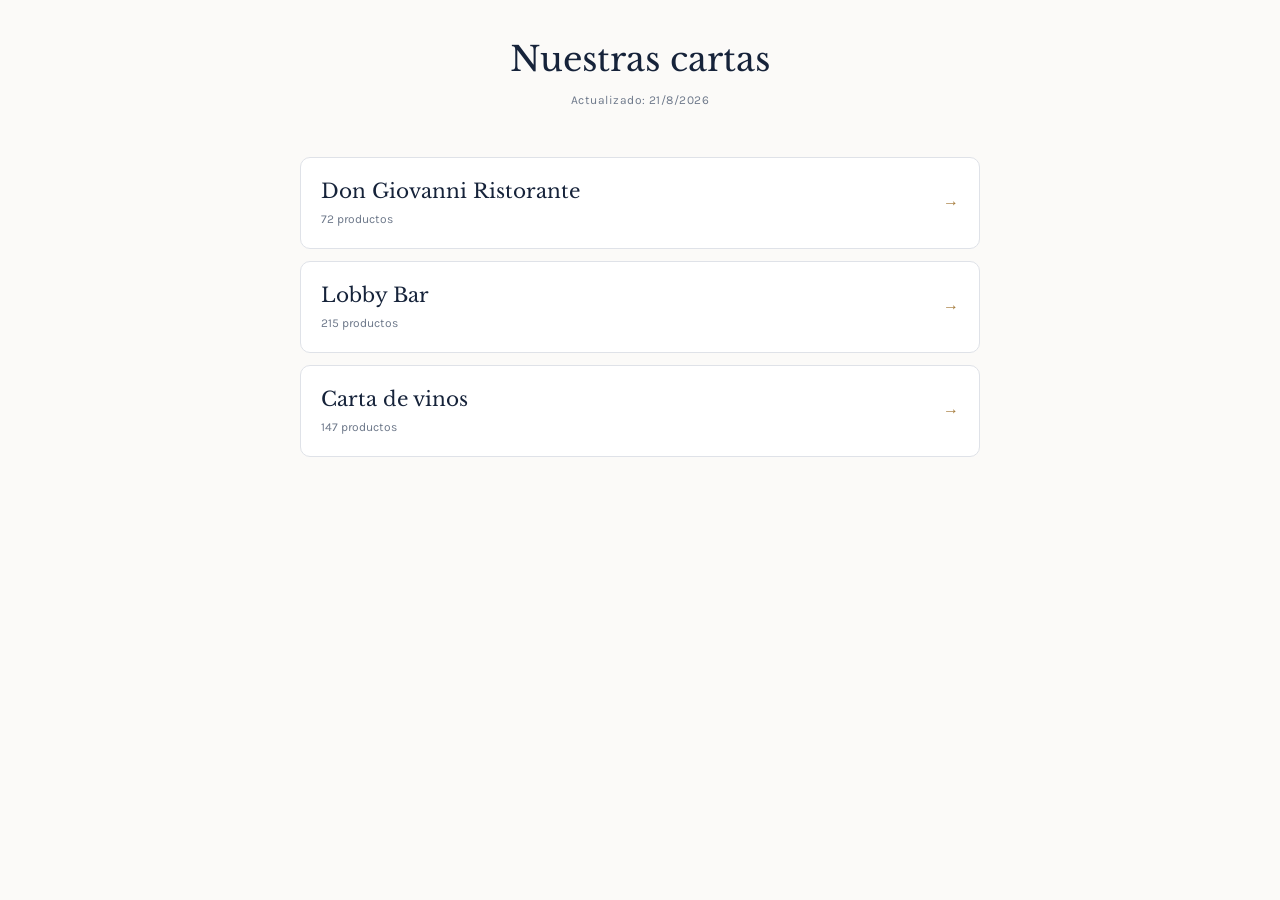
<file: index.html>
<!doctype html>
<html lang="es">
<head>
<meta charset="utf-8">
<meta name="viewport" content="width=device-width, initial-scale=1">
<title>Cartas</title>
<link rel="preconnect" href="https://fonts.googleapis.com">
<link rel="preconnect" href="https://fonts.gstatic.com" crossorigin>
<link href="https://fonts.googleapis.com/css2?family=Karla:wght@400;700&family=Libre+Baskerville:wght@400;700&display=swap" rel="stylesheet">
<link rel="stylesheet" href="assets/css/menu.css">
</head>
<body data-tema="lb">
<div class="wrap">
  <header class="hero">
    <h1 class="hero__title">Nuestras cartas</h1>
    <p class="hero__meta" id="meta"></p>
  </header>
  <nav class="cards" id="cards"></nav>
</div>
<script>
fetch('data/index.json?v=' + Date.now())
  .then(function (r) { return r.json(); })
  .then(function (d) {
    document.getElementById('cards').innerHTML = d.cartas.map(function (c) {
      return '<a class="card" href="carta/' + c.id + '/">' +
        '<span><span class="card__name">' + c.nombre + '</span><br>' +
        '<span class="card__meta">' + c.items + ' productos</span></span>' +
        '<span class="card__arrow">&rarr;</span></a>';
    }).join('');
    document.getElementById('meta').textContent =
      'Actualizado: ' + new Date(d.actualizado).toLocaleDateString('es-AR');
  })
  .catch(function () {
    document.getElementById('cards').innerHTML = '<p class="empty">No pudimos cargar las cartas.</p>';
  });
</script>
</body>
</html>
</file>
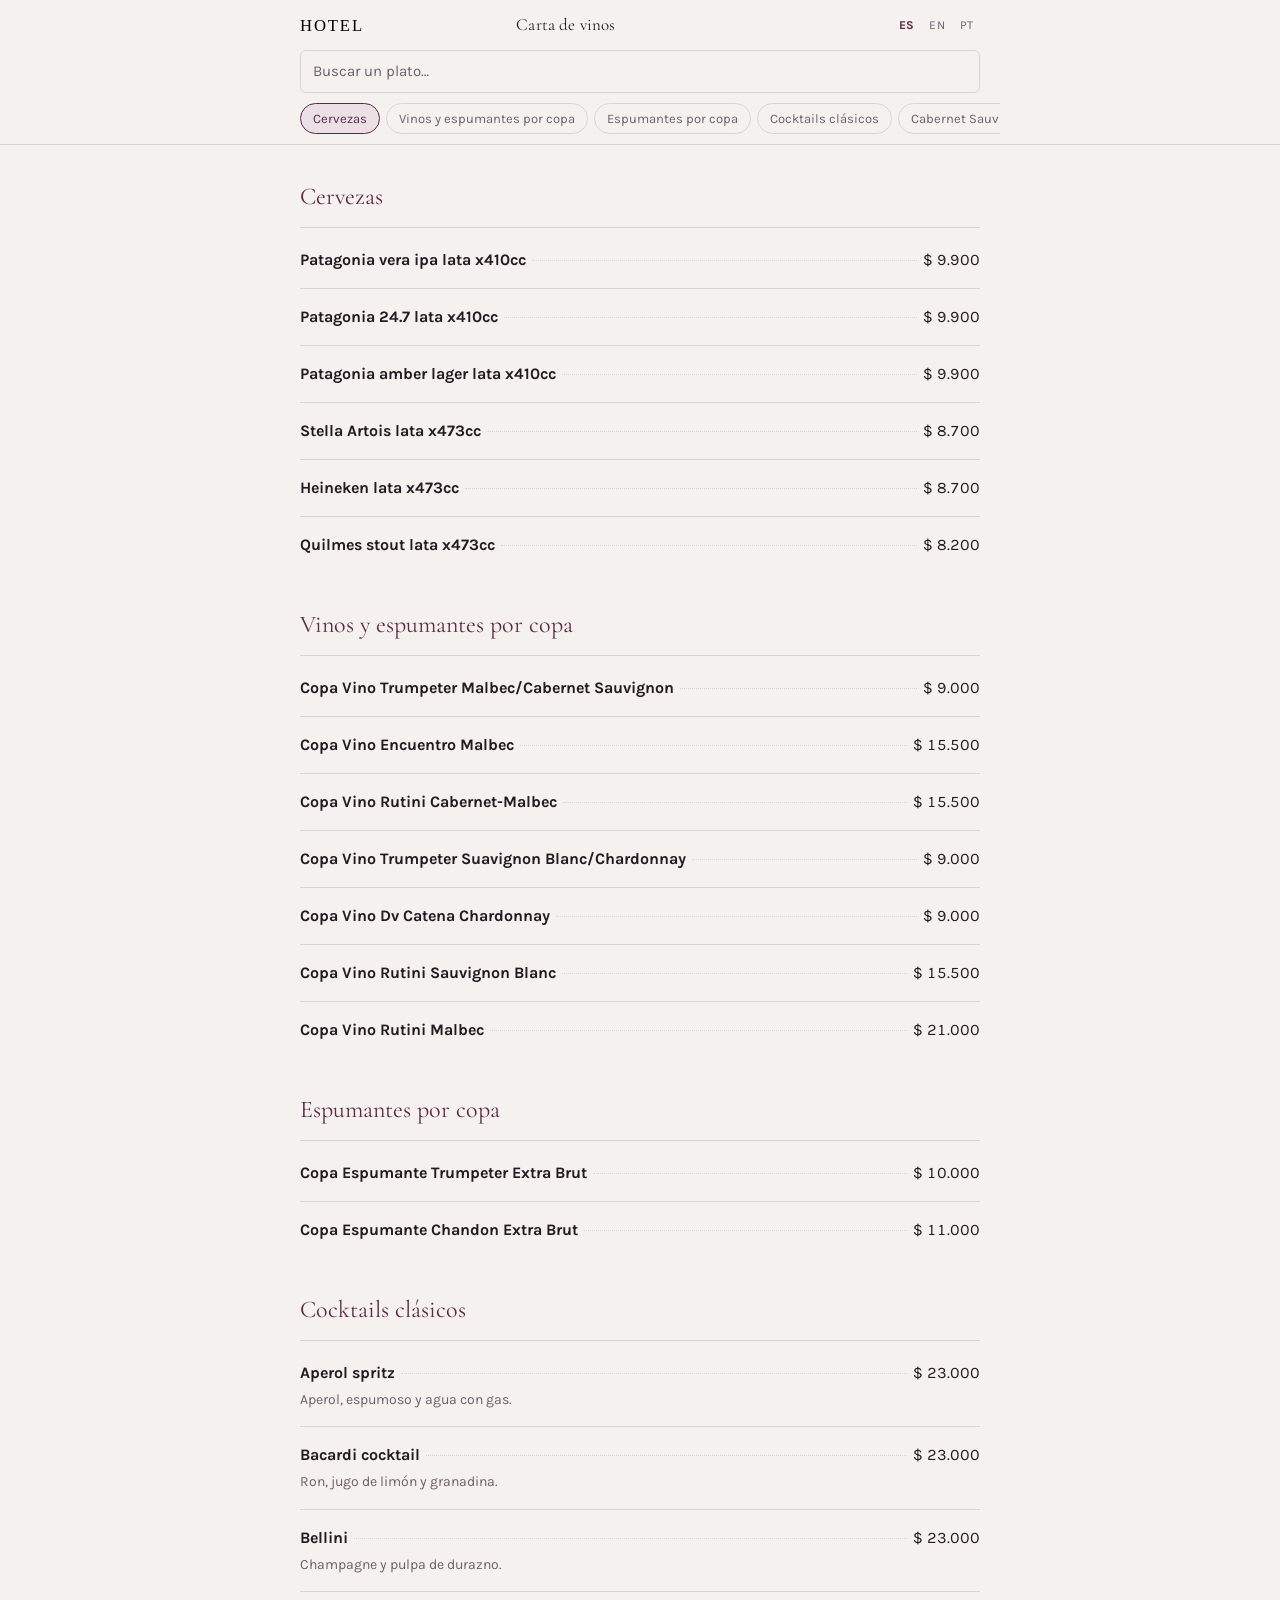
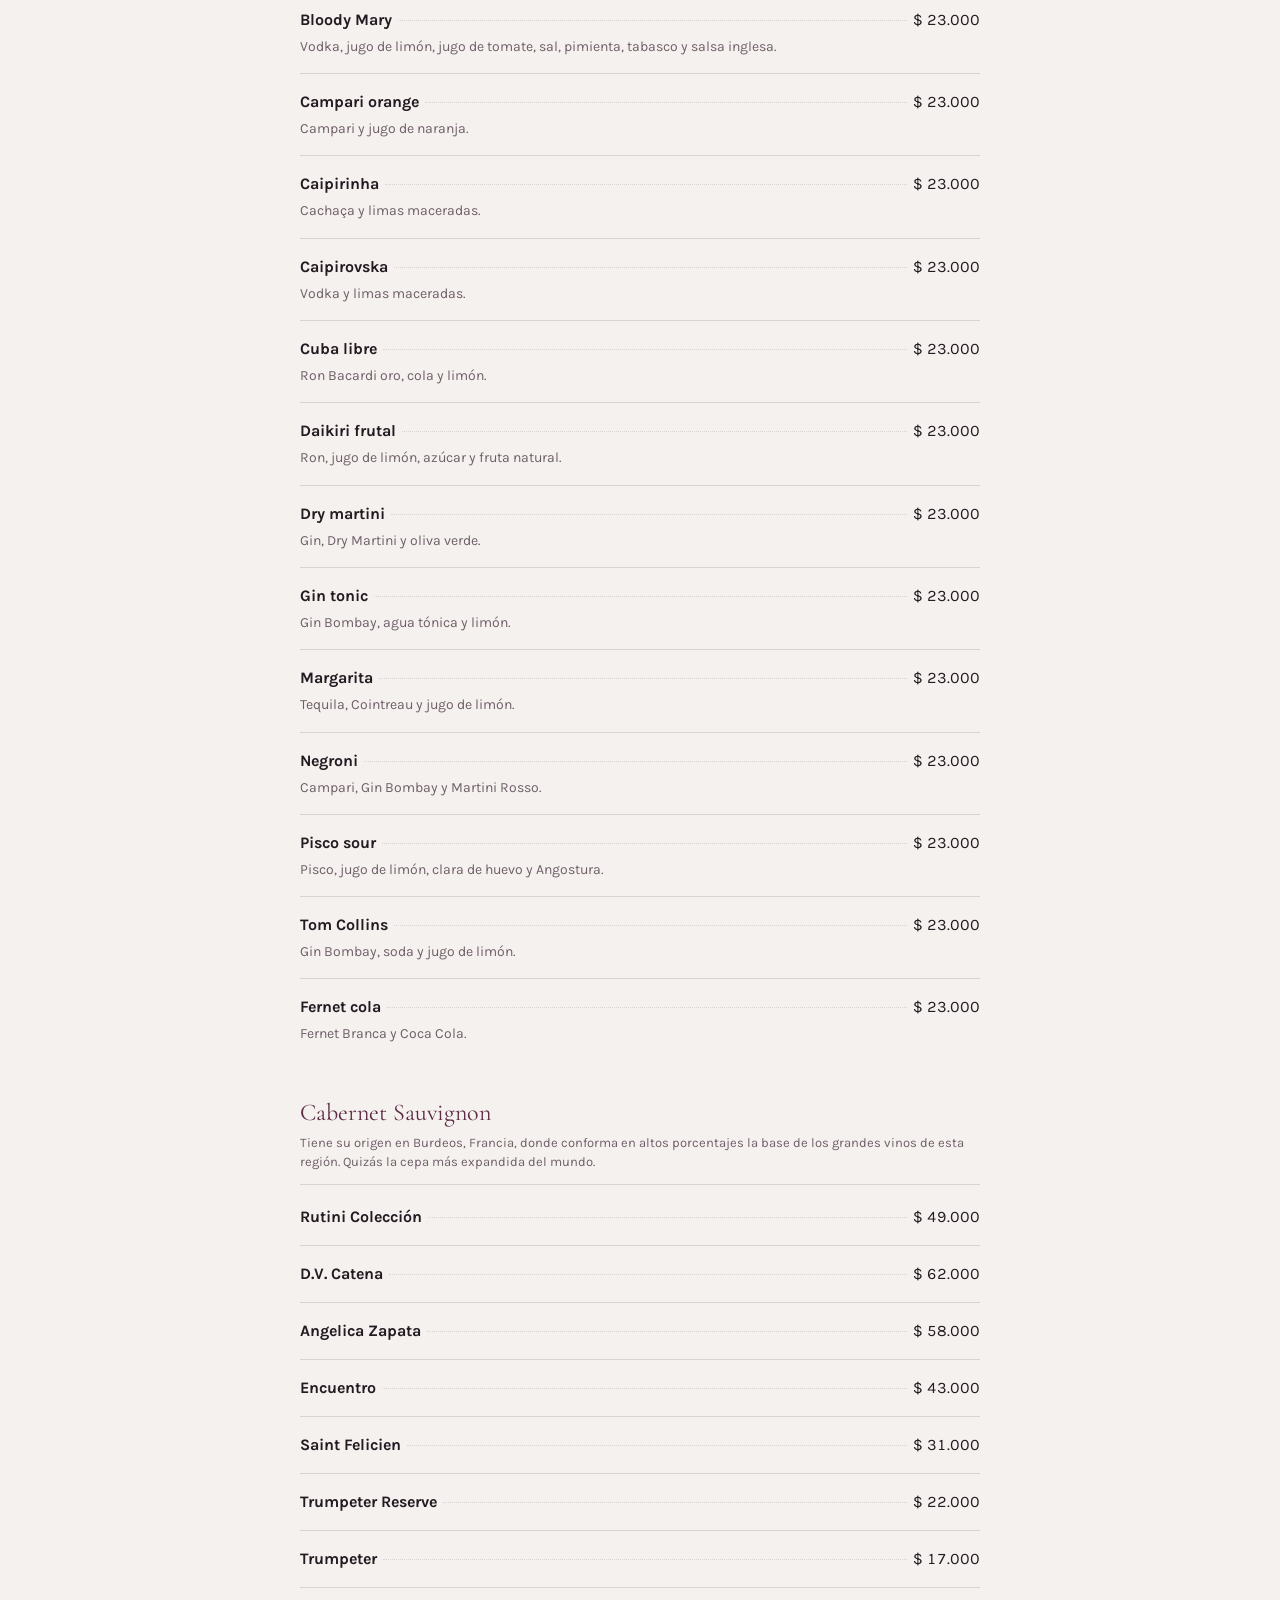
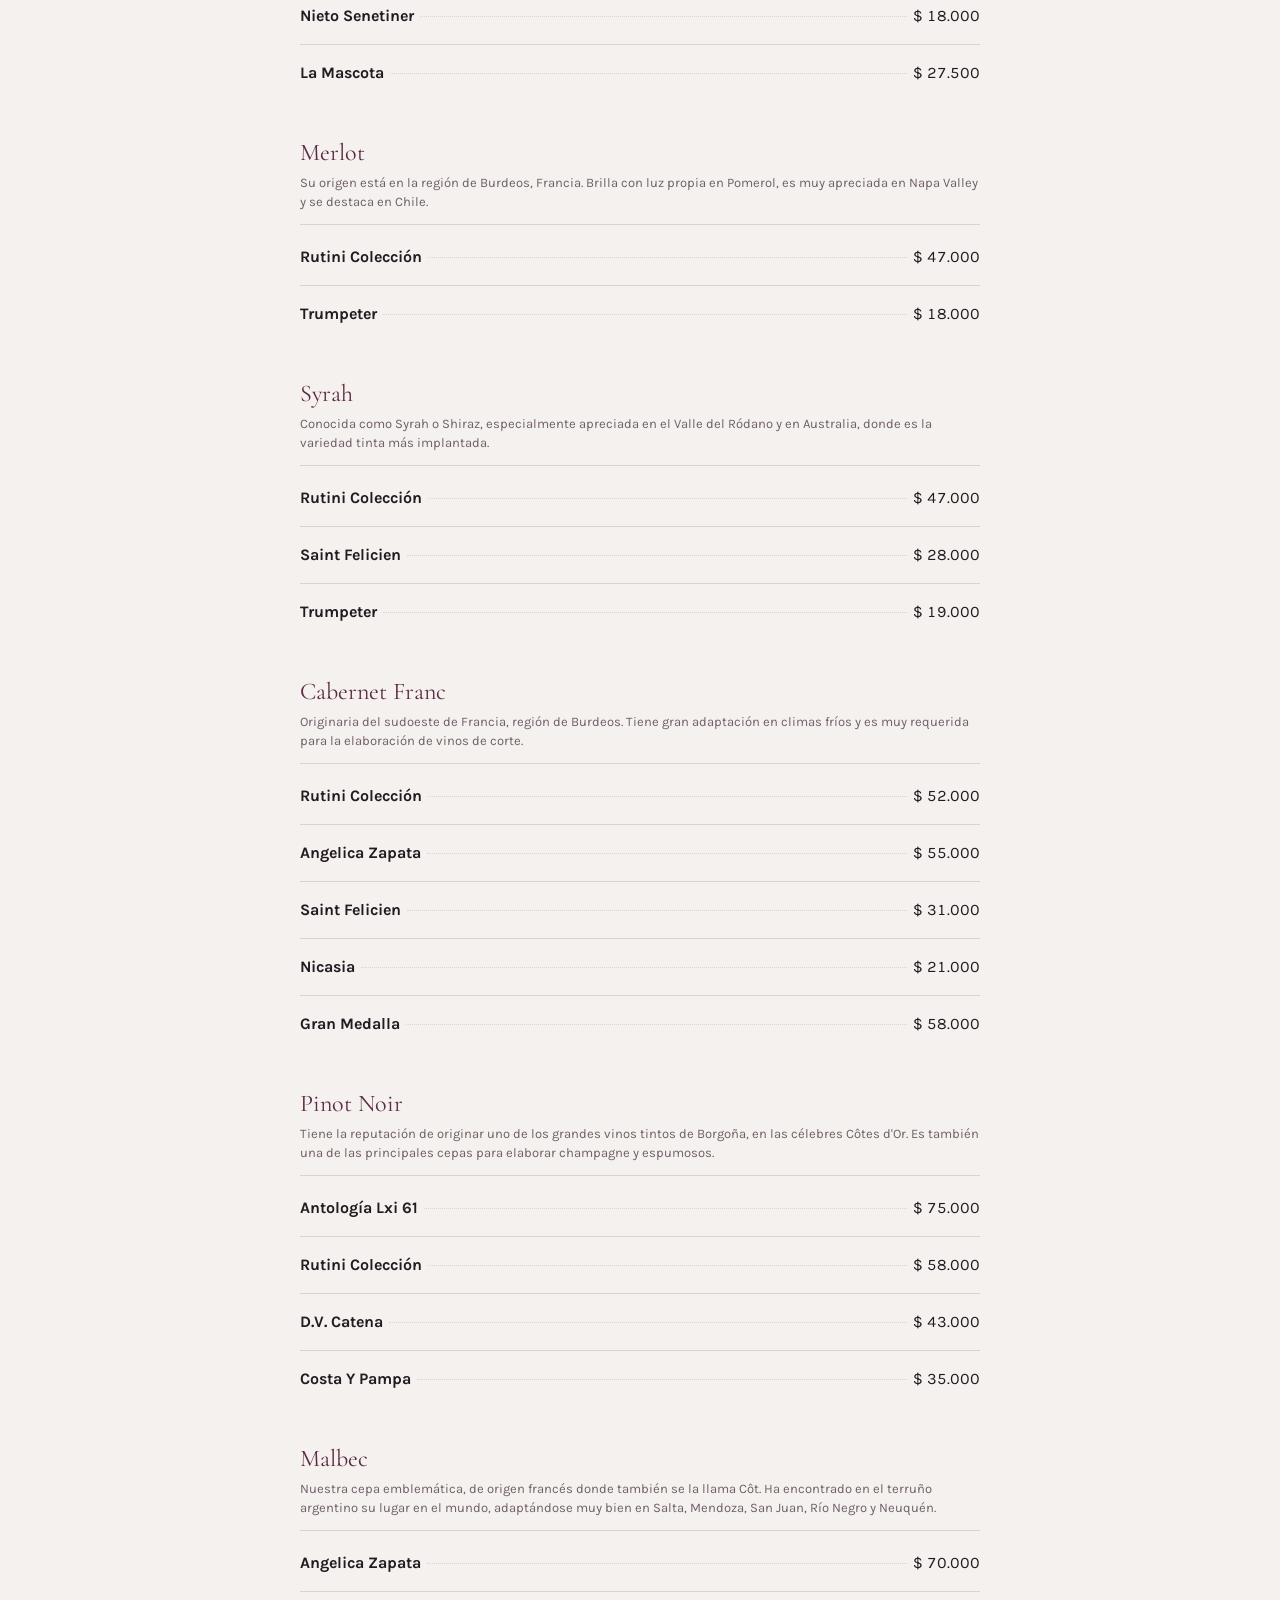
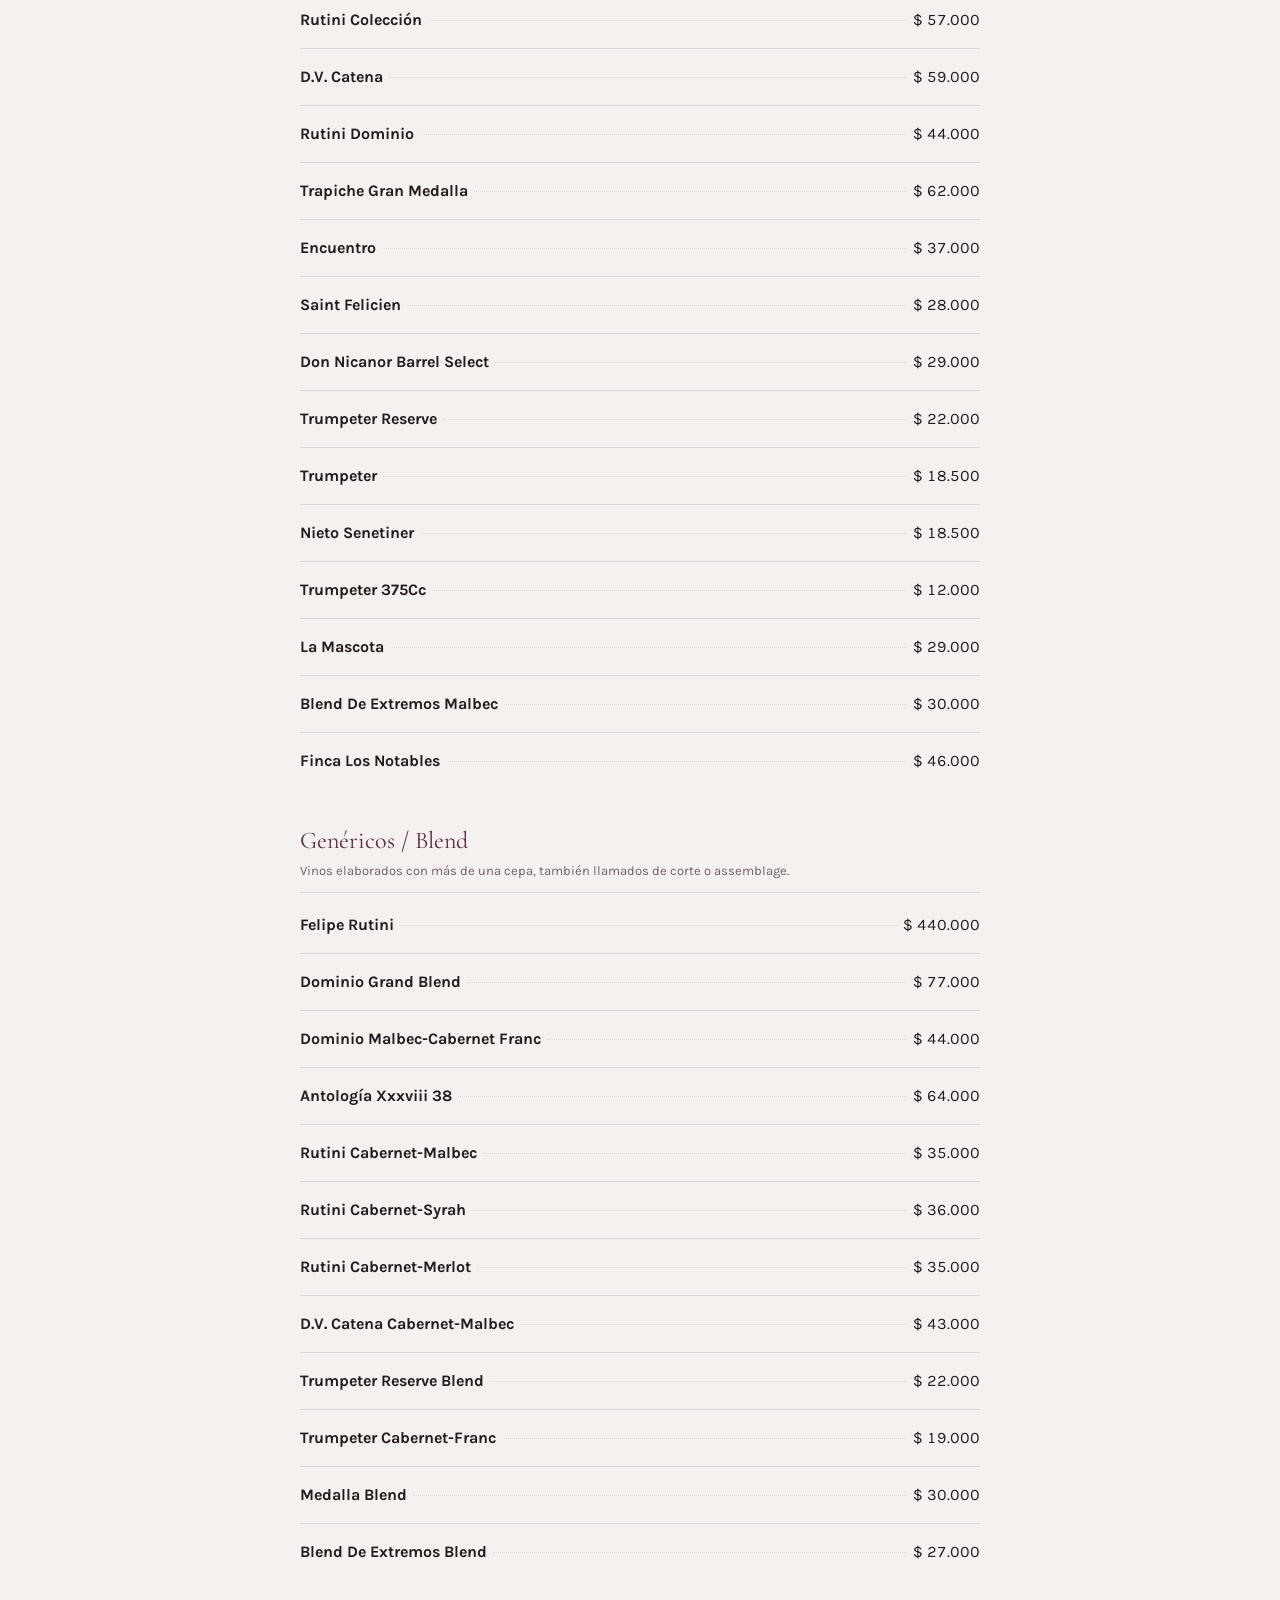
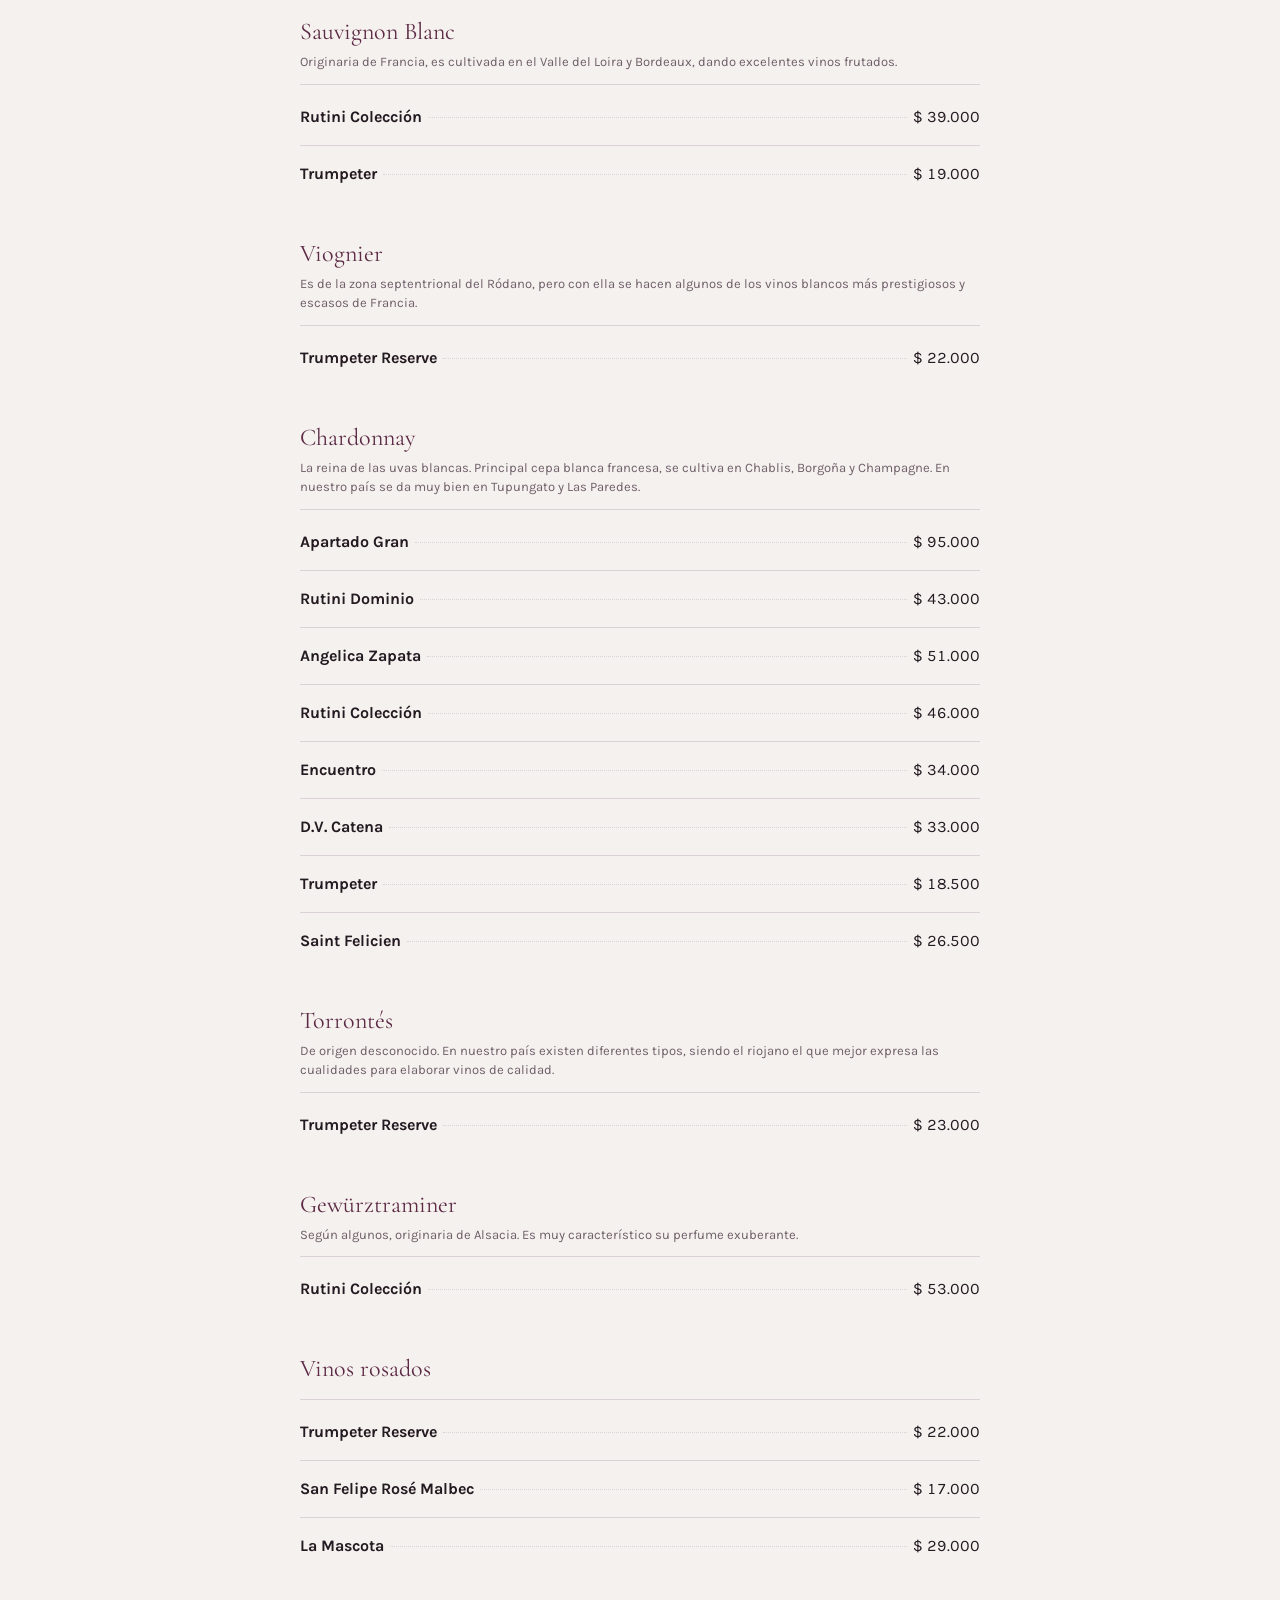
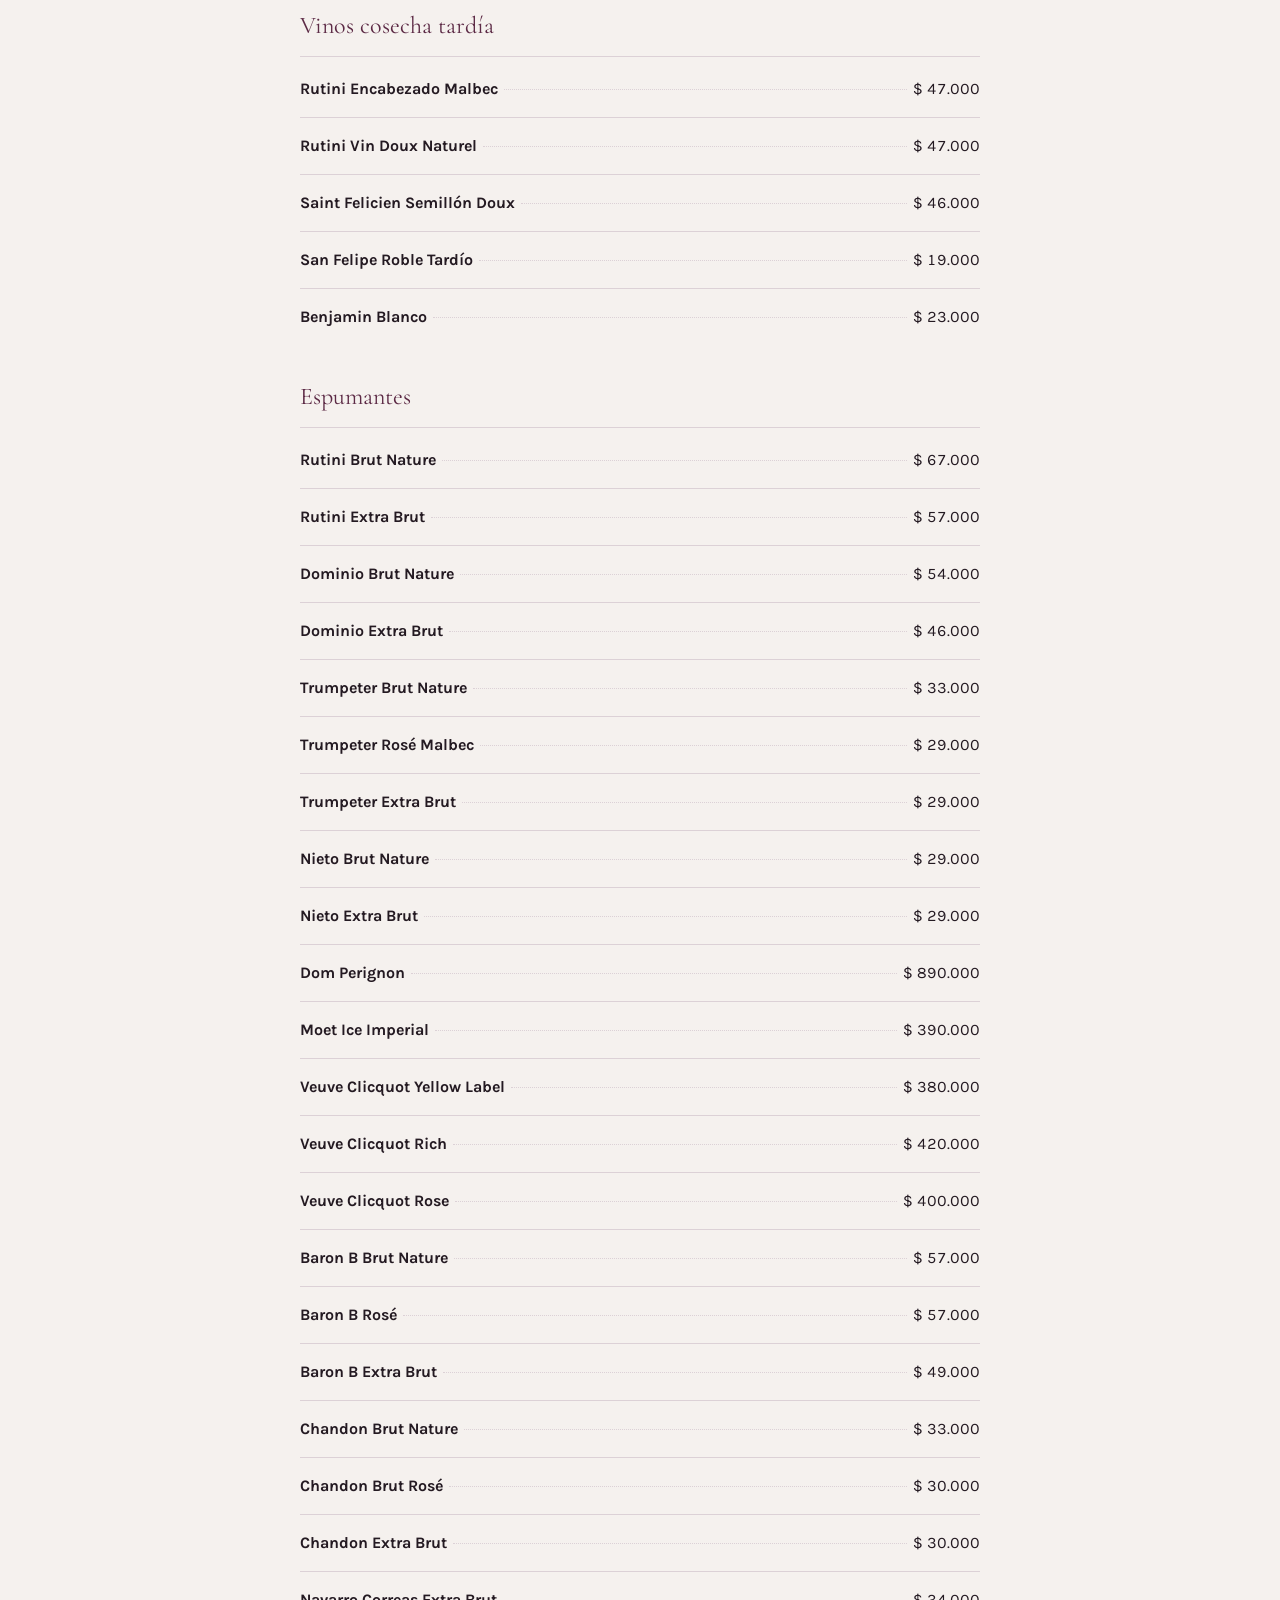
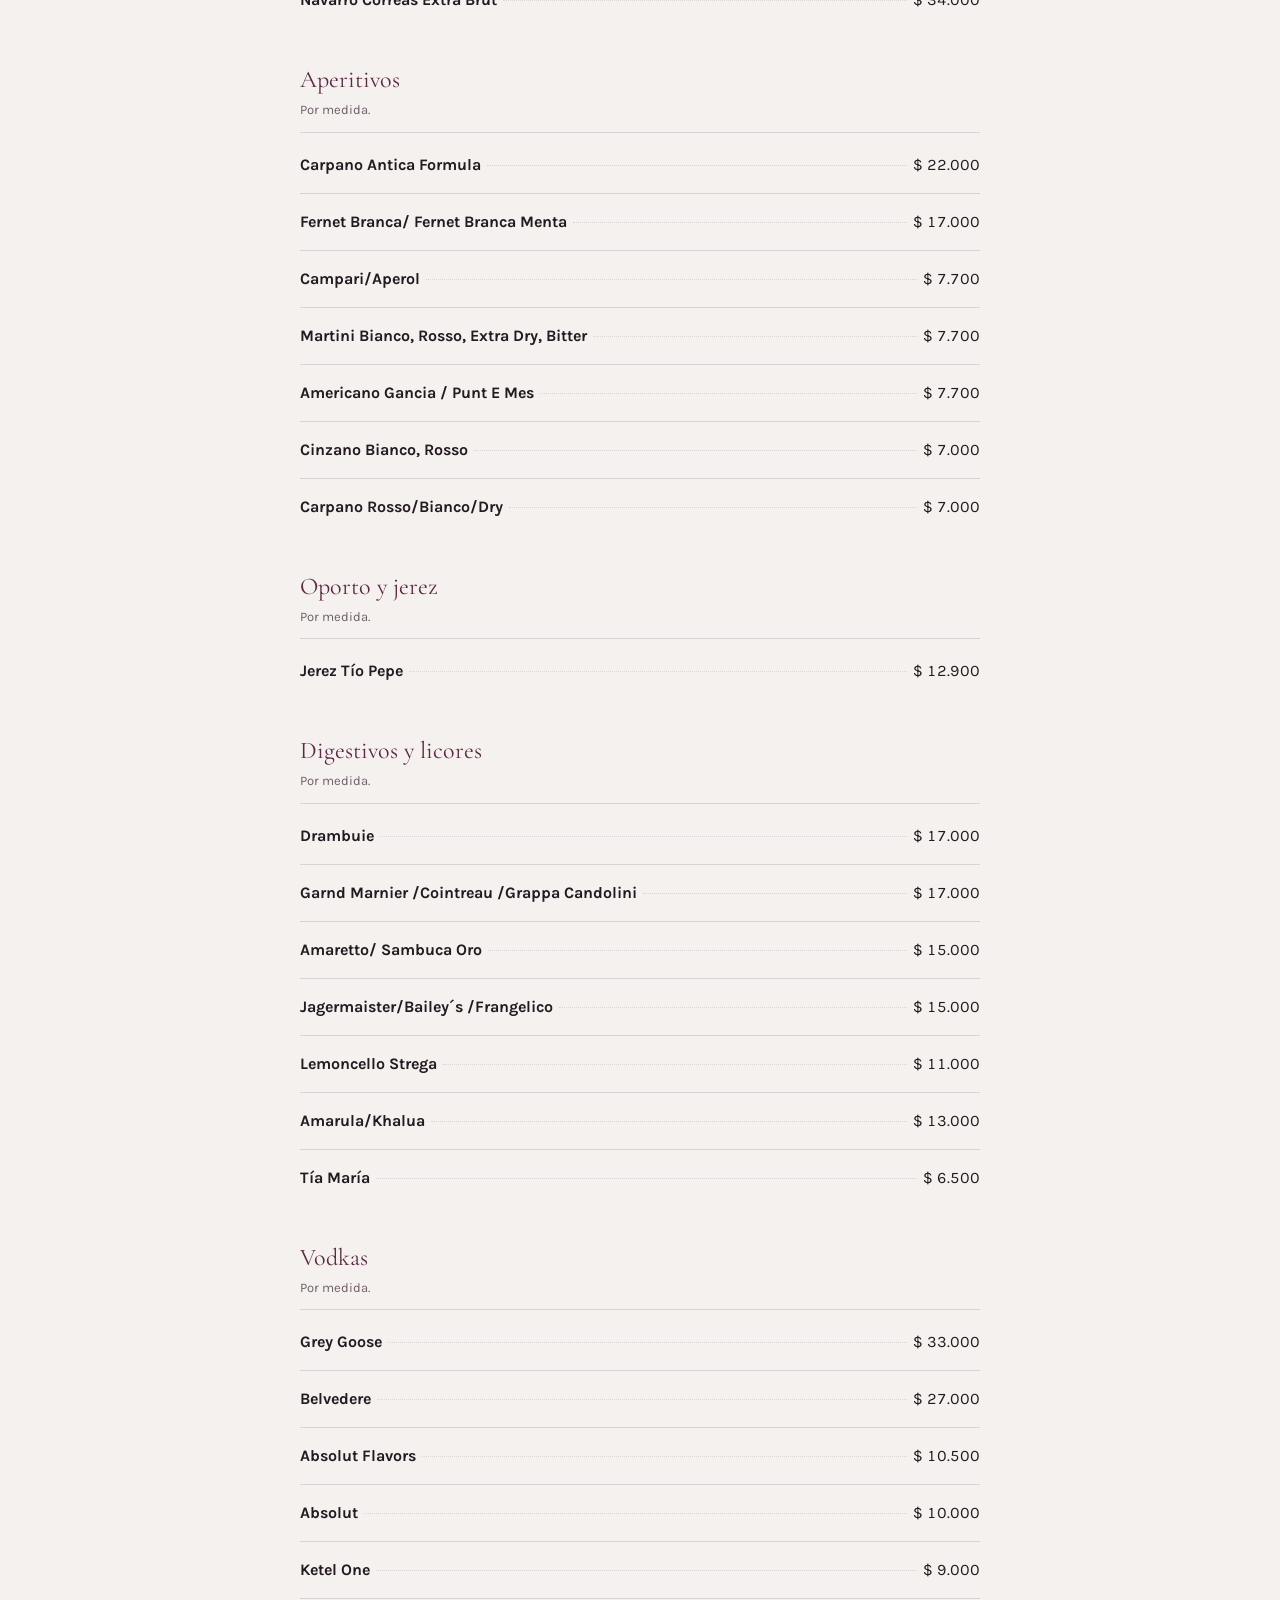
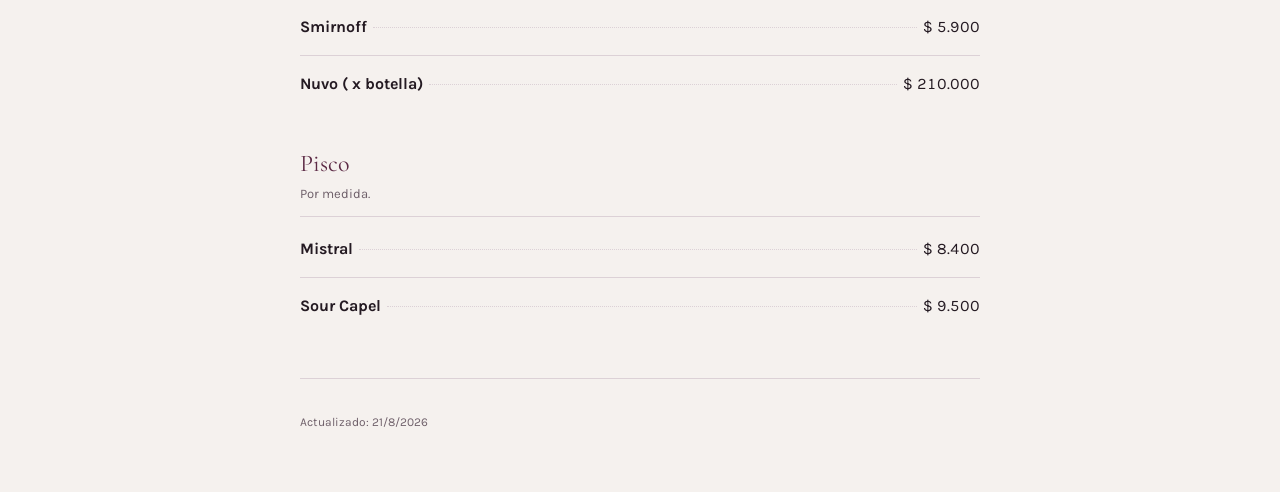
<file: carta/carta-vinos/index.html>
<!doctype html>
<html lang="es">
<head>
<meta charset="utf-8">
<meta name="viewport" content="width=device-width, initial-scale=1">
<title>Carta de vinos</title>
<meta property="og:title" content="Carta de vinos">
<link rel="preconnect" href="https://fonts.googleapis.com">
<link rel="preconnect" href="https://fonts.gstatic.com" crossorigin>
<link href="https://fonts.googleapis.com/css2?family=Karla:wght@400;700&family=Cormorant+Garamond:wght@400;600&family=Libre+Baskerville:wght@400;700&family=Oswald:wght@400;500&display=swap" rel="stylesheet">
<link rel="stylesheet" href="../../assets/css/menu.css">
</head>
<body data-carta="carta-vinos" data-tema="vinos" data-base="../../">
<header class="bar" id="bar"></header>
<main id="app"><p class="empty">Cargando…</p></main>
<script src="../../assets/js/menu.js"></script>
</body>
</html>
</file>
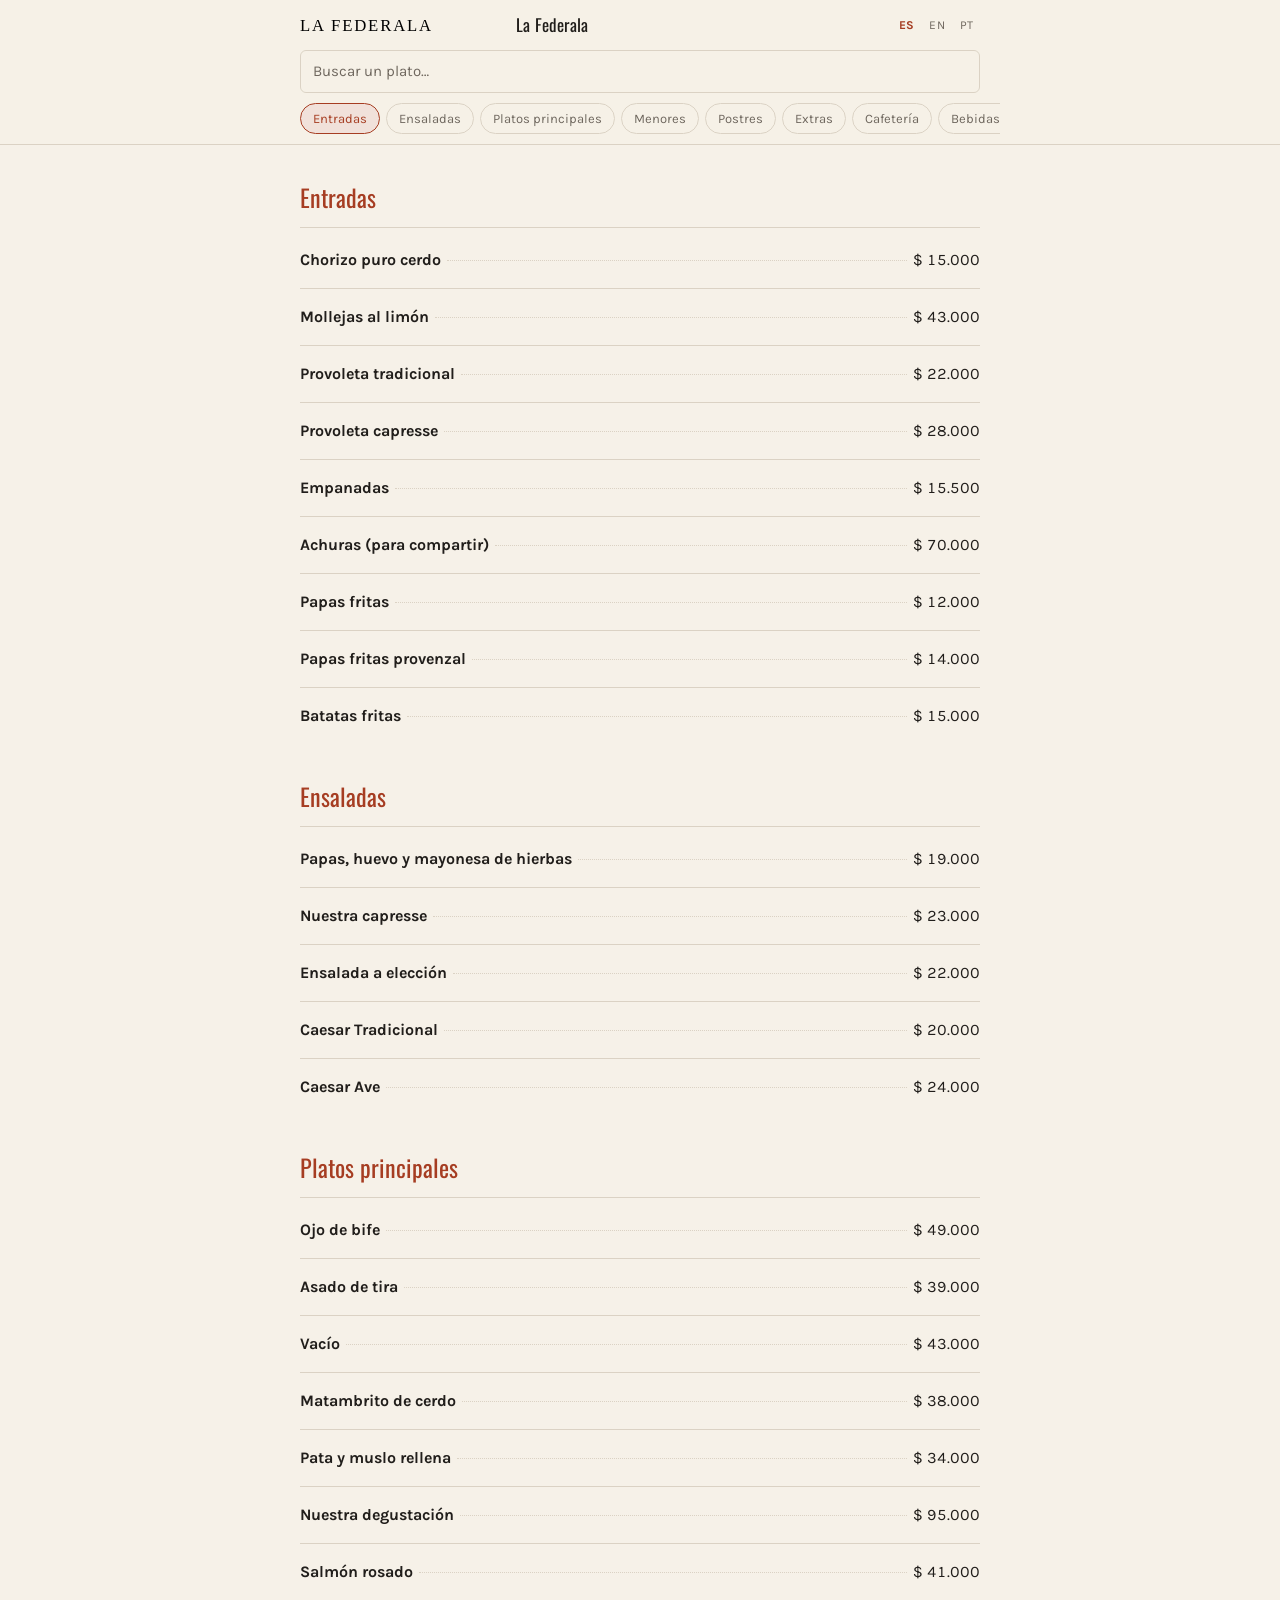
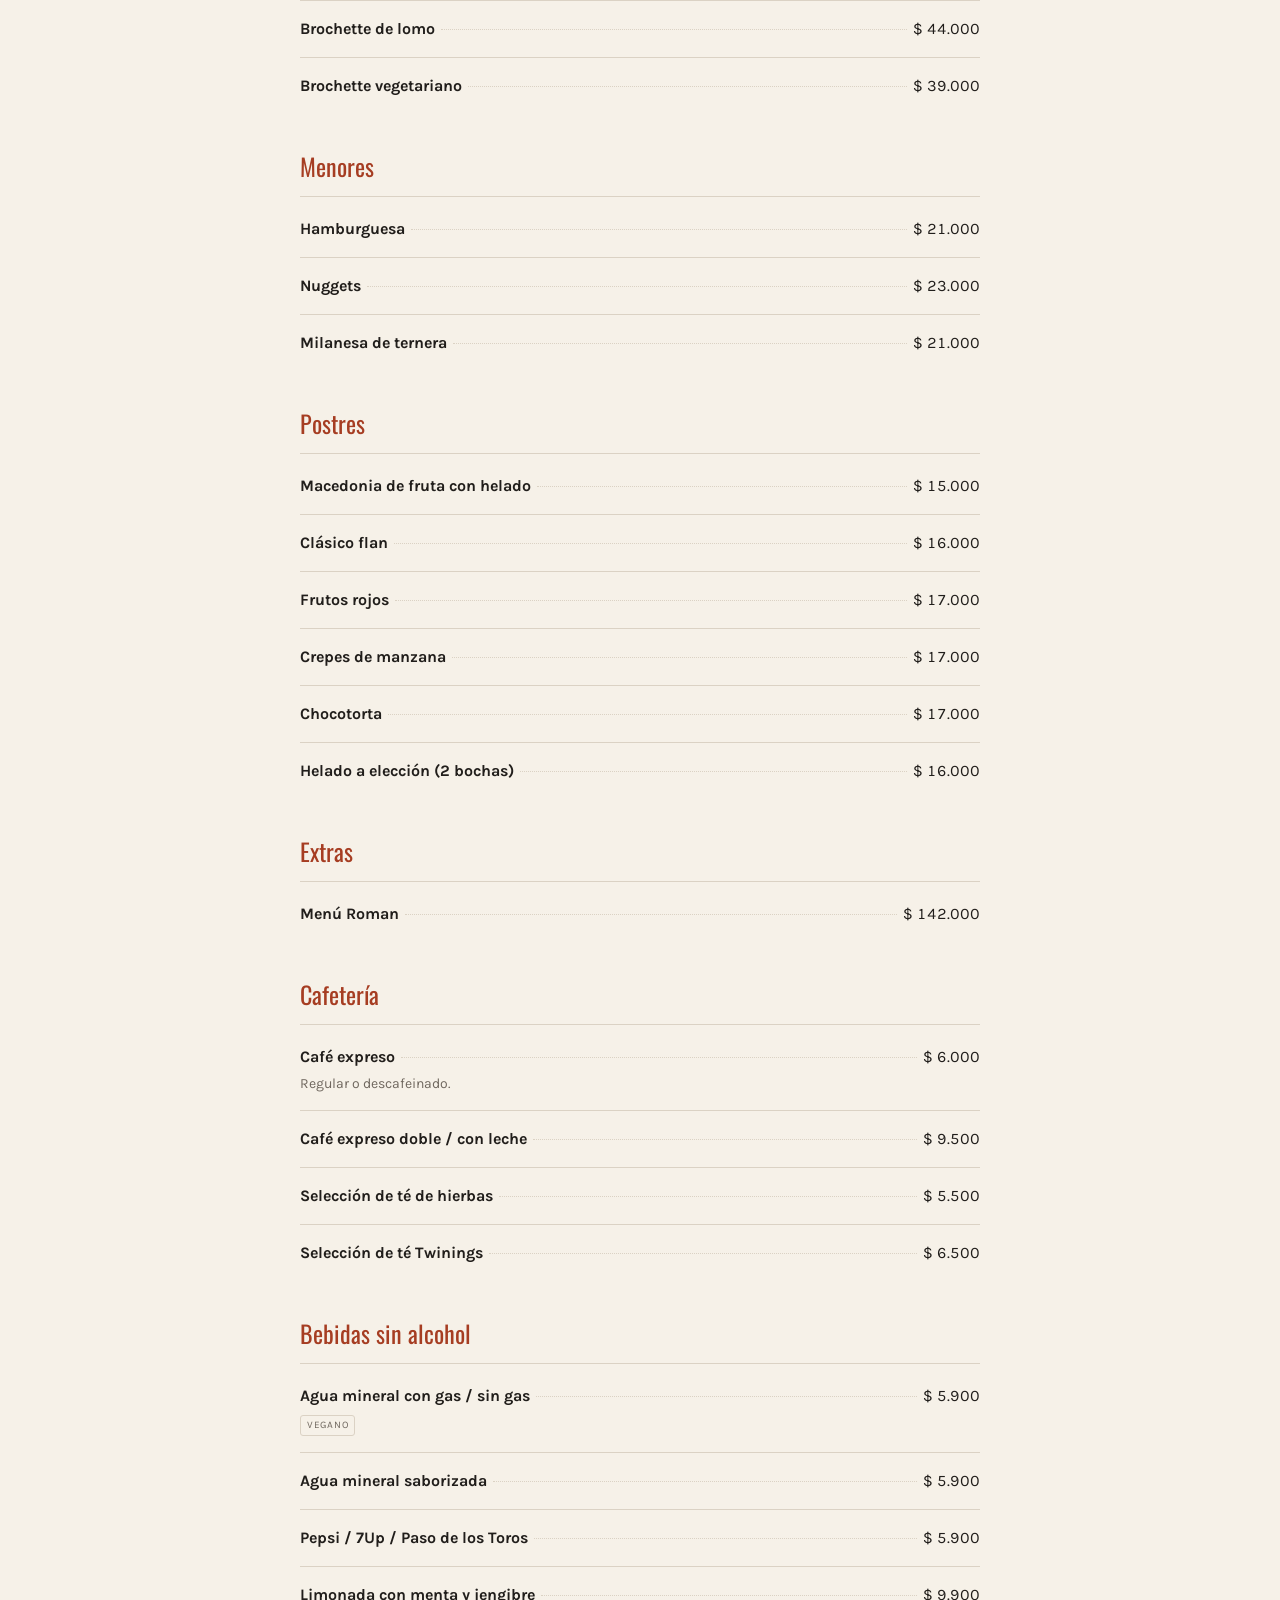
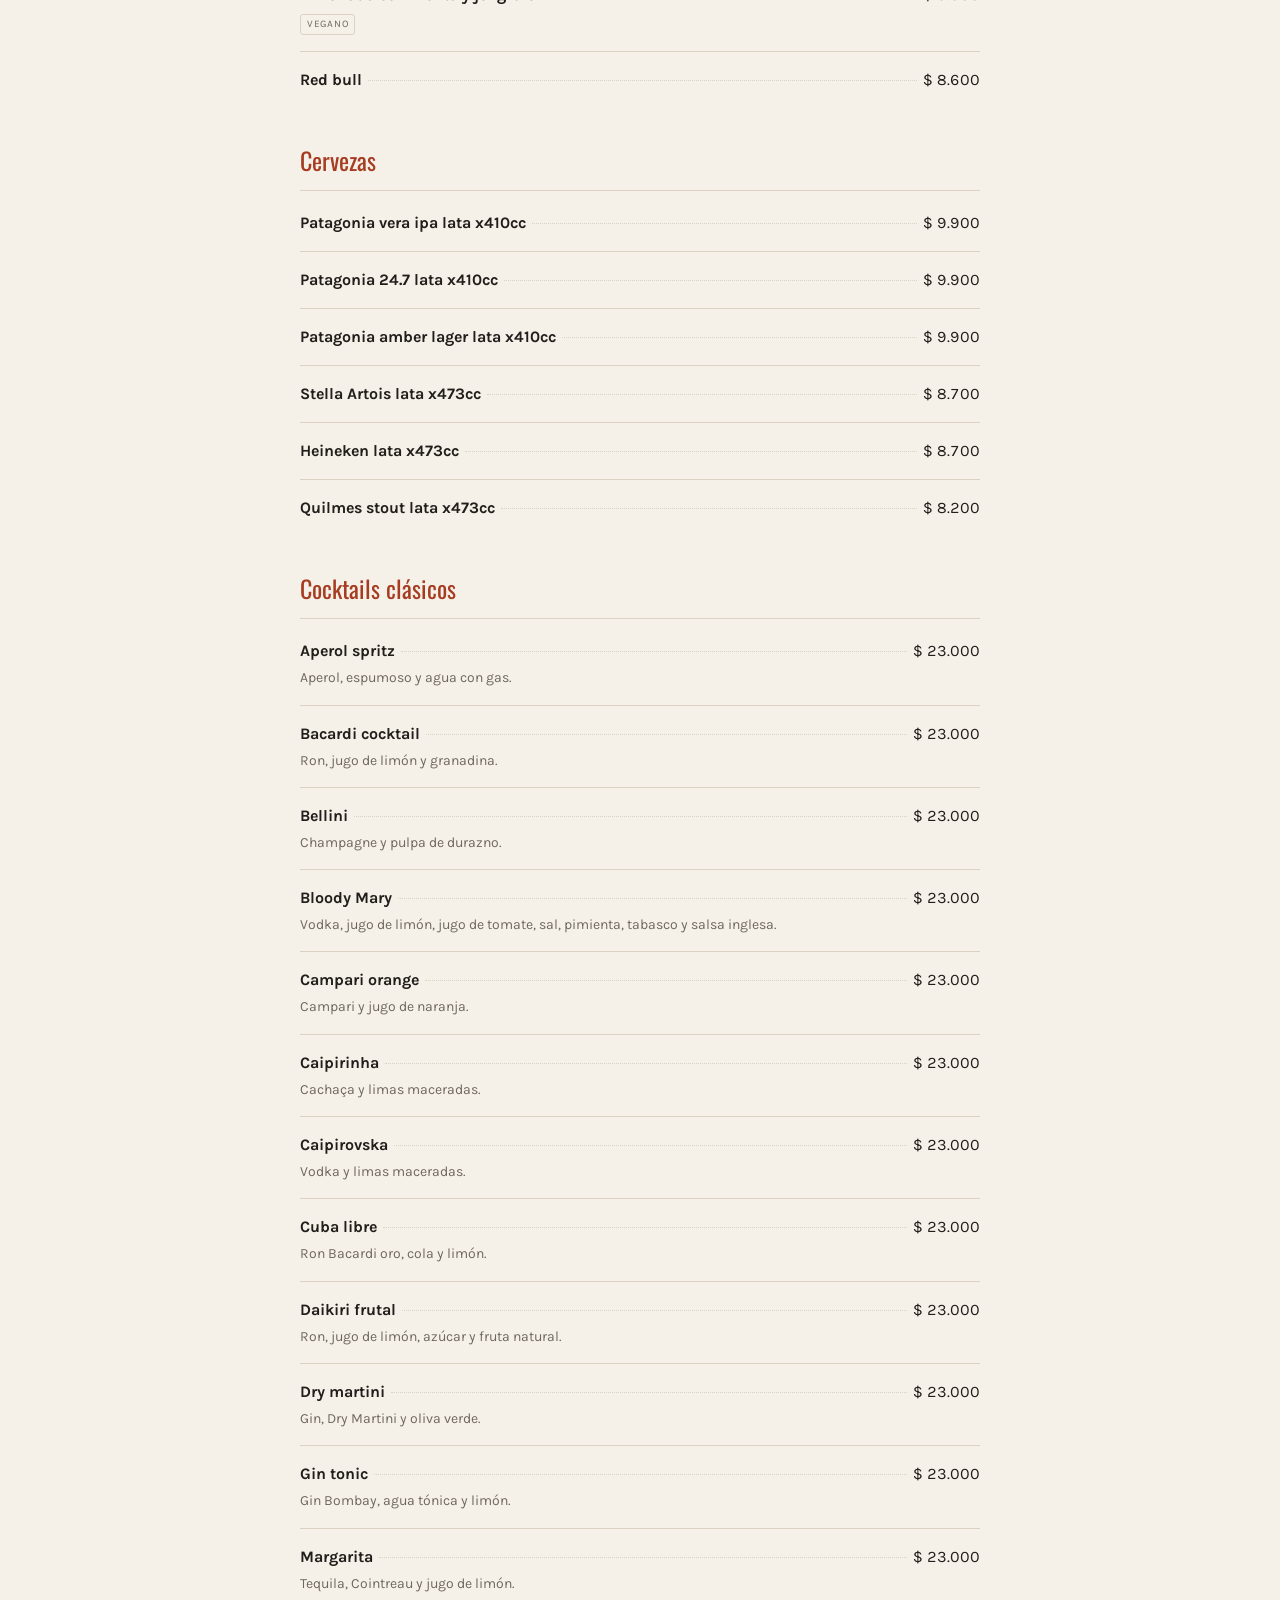
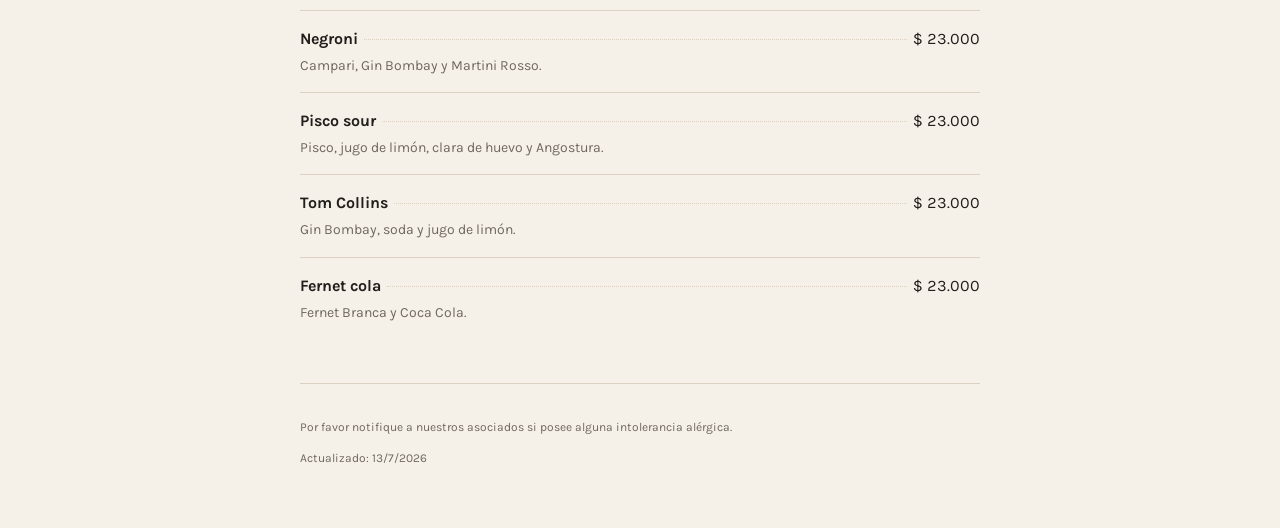
<file: carta/la-federala/index.html>
<!doctype html>
<html lang="es">
<head>
<meta charset="utf-8">
<meta name="viewport" content="width=device-width, initial-scale=1">
<title>La Federala</title>
<meta name="description" content="Carta de La Federala.">
<meta property="og:title" content="La Federala">
<link rel="preconnect" href="https://fonts.googleapis.com">
<link rel="preconnect" href="https://fonts.gstatic.com" crossorigin>
<link href="https://fonts.googleapis.com/css2?family=Karla:wght@400;700&family=Cormorant+Garamond:wght@400;600&family=Libre+Baskerville:wght@400;700&family=Oswald:wght@400;500&display=swap" rel="stylesheet">
<link rel="stylesheet" href="../../assets/css/menu.css">
</head>
<body data-carta="la-federala" data-tema="lf" data-base="../../">
<header class="bar" id="bar"></header>
<main id="app"><p class="empty">Cargando…</p></main>
<script src="../../assets/js/menu.js"></script>
</body>
</html>
</file>
<file: assets/css/menu.css>
/* ============================================================
   Cartas digitales — base + temas por carta
   Un solo CSS. El tema se elige con <body data-tema="lb">.
   ============================================================ */

:root {
  --paper: #FBFAF8;
  --ink: #1B1A17;
  --ink-soft: #6B675E;
  --rule: #DFDAD0;
  --accent: #8A6A3B;
  --accent-soft: #F0E9DC;
  --display: "Libre Baskerville", Georgia, serif;
  --body: "Karla", -apple-system, BlinkMacSystemFont, "Segoe UI", sans-serif;
  --maxw: 720px;
}

/* Don Giovanni — ristorante, tinta cálida y burdeos */
[data-tema="dg"] {
  --paper: #F7F2E9;
  --ink: #1E1A16;
  --ink-soft: #756B5C;
  --rule: #DDD2BE;
  --accent: #7A2E38;
  --accent-soft: #EFE2DF;
  --display: "Cormorant Garamond", Georgia, serif;
}

/* Lobby Bar — hotel, azul profundo y bronce */
[data-tema="lb"] {
  --paper: #FBFAF8;
  --ink: #16233A;
  --ink-soft: #6C7789;
  --rule: #DFE2E8;
  --accent: #A67C3D;
  --accent-soft: #F3EADA;
  --display: "Libre Baskerville", Georgia, serif;
}

/* Room Service — sobrio, legible de noche */
[data-tema="rs"] {
  --paper: #FAFAF9;
  --ink: #22262B;
  --ink-soft: #6E747C;
  --rule: #E2E4E6;
  --accent: #3F5B70;
  --accent-soft: #E7EDF2;
  --display: "Libre Baskerville", Georgia, serif;
}

/* Pool Snack — luz, agua */
[data-tema="pool"] {
  --paper: #FBFCFC;
  --ink: #12312F;
  --ink-soft: #5E7370;
  --rule: #D8E5E2;
  --accent: #0F7168;
  --accent-soft: #E0F0ED;
  --display: "Libre Baskerville", Georgia, serif;
}

/* La Federala — parrilla, brasa */
[data-tema="lf"] {
  --paper: #F6F1E8;
  --ink: #211E1B;
  --ink-soft: #6F675E;
  --rule: #DBD2C4;
  --accent: #A63D22;
  --accent-soft: #F1E1DA;
  --display: "Oswald", Impact, sans-serif;
}

/* Carta de vinos — bodega */
[data-tema="vinos"] {
  --paper: #F5F1EE;
  --ink: #241A22;
  --ink-soft: #6E5F69;
  --rule: #DCD1D6;
  --accent: #5C2A45;
  --accent-soft: #EBE0E6;
  --display: "Cormorant Garamond", Georgia, serif;
}

* { box-sizing: border-box; }

body {
  margin: 0;
  background: var(--paper);
  color: var(--ink);
  font-family: var(--body);
  font-size: 16px;
  line-height: 1.5;
  -webkit-font-smoothing: antialiased;
}

.wrap { max-width: var(--maxw); margin: 0 auto; padding: 0 20px; }

/* ---------- barra superior ---------- */
.bar {
  position: sticky; top: 0; z-index: 20;
  background: color-mix(in srgb, var(--paper) 92%, transparent);
  backdrop-filter: saturate(1.4) blur(8px);
  border-bottom: 1px solid var(--rule);
}
.bar__top {
  display: flex; align-items: center; gap: 12px;
  padding: 12px 20px; max-width: var(--maxw); margin: 0 auto;
}
.bar__logo { height: 26px; width: auto; }
.bar__name {
  font-family: var(--display); font-size: 17px; font-weight: 400;
  letter-spacing: .01em; margin: 0; flex: 1; white-space: nowrap;
  overflow: hidden; text-overflow: ellipsis;
}
.bar__lang { display: flex; gap: 2px; }
.bar__lang button {
  border: 0; background: none; font: inherit; font-size: 12px;
  text-transform: uppercase; letter-spacing: .06em;
  color: var(--ink-soft); padding: 4px 6px; cursor: pointer; border-radius: 4px;
}
.bar__lang button[aria-pressed="true"] { color: var(--accent); font-weight: 700; }

.search { padding: 0 20px 10px; max-width: var(--maxw); margin: 0 auto; }
.search input {
  width: 100%; padding: 9px 12px; font: inherit; font-size: 15px;
  color: var(--ink); background: transparent;
  border: 1px solid var(--rule); border-radius: 6px;
}
.search input::placeholder { color: var(--ink-soft); }
.search input:focus { outline: 2px solid var(--accent); outline-offset: 1px; border-color: transparent; }

/* chips de sección */
.chips {
  display: flex; gap: 6px; overflow-x: auto; scrollbar-width: none;
  padding: 0 20px 10px; max-width: var(--maxw); margin: 0 auto;
  -webkit-overflow-scrolling: touch;
}
.chips::-webkit-scrollbar { display: none; }
.chips a {
  flex: 0 0 auto; font-size: 13px; text-decoration: none; white-space: nowrap;
  color: var(--ink-soft); border: 1px solid var(--rule); border-radius: 999px;
  padding: 5px 12px; transition: background .15s, color .15s, border-color .15s;
}
.chips a[aria-current="true"] {
  color: var(--accent); border-color: var(--accent); background: var(--accent-soft);
}

/* ---------- portada ---------- */
.hero { text-align: center; padding: 40px 20px 28px; }
.hero__logo { height: 54px; width: auto; margin-bottom: 14px; }
.hero__title {
  font-family: var(--display); font-weight: 400; font-size: 34px;
  line-height: 1.15; margin: 0 0 6px;
}
.hero__meta { font-size: 12px; color: var(--ink-soft); letter-spacing: .04em; }

/* ---------- secciones ---------- */
.sec { padding-top: 34px; scroll-margin-top: 118px; }
.sec__foto {
  display: block; width: 100%; height: 168px; object-fit: cover;
  border-radius: 10px; margin-bottom: 18px; background: var(--accent-soft);
}
.sec__title {
  font-family: var(--display); font-weight: 400; font-size: 24px; margin: 0 0 2px;
  color: var(--accent);
}
.sec__note { font-size: 13px; color: var(--ink-soft); margin: 0 0 6px; }
.sec__rule { border: 0; border-top: 1px solid var(--rule); margin: 12px 0 4px; }

/* ---------- items: la firma es el punteado hasta el precio ---------- */
.item { padding: 16px 0; border-bottom: 1px solid var(--rule); }
.item:last-child { border-bottom: 0; }
.item__head { display: flex; align-items: baseline; gap: 6px; }
.item__name { font-weight: 700; font-size: 16px; }
.item__dots {
  flex: 1; border-bottom: 1px dotted var(--rule);
  transform: translateY(-4px); min-width: 16px;
}
.item__price {
  font-variant-numeric: tabular-nums; font-size: 16px; white-space: nowrap;
  color: var(--ink);
}
.item__desc { margin: 5px 0 0; font-size: 14px; color: var(--ink-soft); line-height: 1.45; }
.item__tags { display: flex; flex-wrap: wrap; gap: 5px; margin-top: 7px; }
.tag {
  font-size: 10px; letter-spacing: .07em; text-transform: uppercase;
  border: 1px solid var(--rule); color: var(--ink-soft);
  border-radius: 3px; padding: 2px 6px;
}
.tag--nuevo, .tag--sugerencia_chef, .tag--promo_3x4 {
  border-color: var(--accent); color: var(--accent); background: var(--accent-soft);
}

/* ---------- pie ---------- */
.foot {
  margin-top: 44px; padding: 22px 0 48px; border-top: 1px solid var(--rule);
  font-size: 12px; color: var(--ink-soft); line-height: 1.6;
}
.foot a { color: var(--accent); }

.empty { padding: 40px 0; text-align: center; color: var(--ink-soft); font-size: 15px; }

/* ---------- home / selector ---------- */
.cards { display: grid; gap: 12px; padding: 8px 0 48px; }
.card {
  display: flex; align-items: center; justify-content: space-between; gap: 12px;
  padding: 18px 20px; text-decoration: none; color: var(--ink);
  border: 1px solid var(--rule); border-radius: 10px; background: #fff;
}
.card:hover, .card:focus-visible { border-color: var(--accent); outline: none; }
.card__name { font-family: var(--display); font-size: 20px; }
.card__meta { font-size: 12px; color: var(--ink-soft); }
.card__arrow { color: var(--accent); }

@media (prefers-reduced-motion: reduce) {
  * { transition: none !important; scroll-behavior: auto !important; }
}
html { scroll-behavior: smooth; }
</file>
